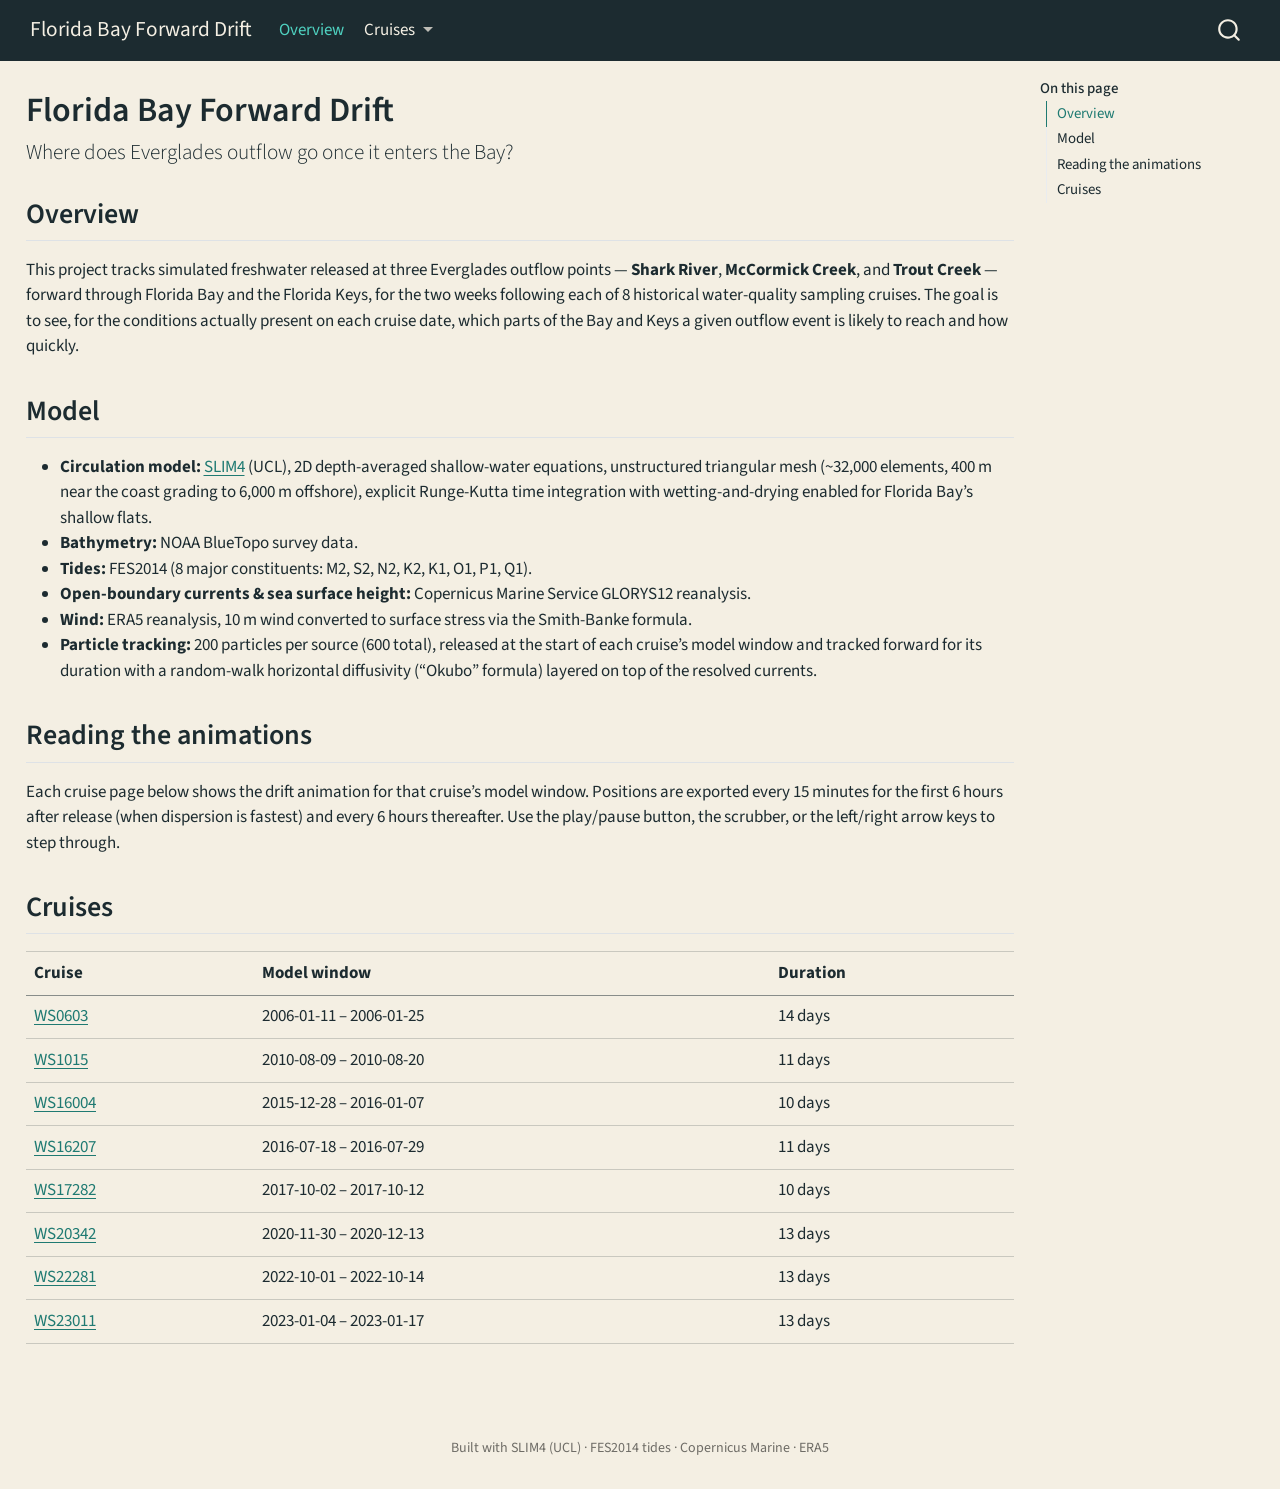
<file: index.html>
<!DOCTYPE html>
<html xmlns="http://www.w3.org/1999/xhtml" lang="en" xml:lang="en"><head>

<meta charset="utf-8">
<meta name="generator" content="quarto-1.8.27">

<meta name="viewport" content="width=device-width, initial-scale=1.0, user-scalable=yes">


<title>Florida Bay Forward Drift</title>
<style>
code{white-space: pre-wrap;}
span.smallcaps{font-variant: small-caps;}
div.columns{display: flex; gap: min(4vw, 1.5em);}
div.column{flex: auto; overflow-x: auto;}
div.hanging-indent{margin-left: 1.5em; text-indent: -1.5em;}
ul.task-list{list-style: none;}
ul.task-list li input[type="checkbox"] {
  width: 0.8em;
  margin: 0 0.8em 0.2em -1em; /* quarto-specific, see https://github.com/quarto-dev/quarto-cli/issues/4556 */ 
  vertical-align: middle;
}
</style>


<script src="site_libs/quarto-nav/quarto-nav.js"></script>
<script src="site_libs/quarto-nav/headroom.min.js"></script>
<script src="site_libs/clipboard/clipboard.min.js"></script>
<script src="site_libs/quarto-search/autocomplete.umd.js"></script>
<script src="site_libs/quarto-search/fuse.min.js"></script>
<script src="site_libs/quarto-search/quarto-search.js"></script>
<meta name="quarto:offset" content="./">
<script src="site_libs/quarto-html/quarto.js" type="module"></script>
<script src="site_libs/quarto-html/tabsets/tabsets.js" type="module"></script>
<script src="site_libs/quarto-html/axe/axe-check.js" type="module"></script>
<script src="site_libs/quarto-html/popper.min.js"></script>
<script src="site_libs/quarto-html/tippy.umd.min.js"></script>
<script src="site_libs/quarto-html/anchor.min.js"></script>
<link href="site_libs/quarto-html/tippy.css" rel="stylesheet">
<link href="site_libs/quarto-html/quarto-syntax-highlighting-ed96de9b727972fe78a7b5d16c58bf87.css" rel="stylesheet" id="quarto-text-highlighting-styles">
<script src="site_libs/bootstrap/bootstrap.min.js"></script>
<link href="site_libs/bootstrap/bootstrap-icons.css" rel="stylesheet">
<link href="site_libs/bootstrap/bootstrap-9685d26c656e3809fe563c47da27ffe6.min.css" rel="stylesheet" append-hash="true" id="quarto-bootstrap" data-mode="light">
<script id="quarto-search-options" type="application/json">{
  "location": "navbar",
  "copy-button": false,
  "collapse-after": 3,
  "panel-placement": "end",
  "type": "overlay",
  "limit": 50,
  "keyboard-shortcut": [
    "f",
    "/",
    "s"
  ],
  "show-item-context": false,
  "language": {
    "search-no-results-text": "No results",
    "search-matching-documents-text": "matching documents",
    "search-copy-link-title": "Copy link to search",
    "search-hide-matches-text": "Hide additional matches",
    "search-more-match-text": "more match in this document",
    "search-more-matches-text": "more matches in this document",
    "search-clear-button-title": "Clear",
    "search-text-placeholder": "",
    "search-detached-cancel-button-title": "Cancel",
    "search-submit-button-title": "Submit",
    "search-label": "Search"
  }
}</script>


</head>

<body class="nav-fixed quarto-light">

<div id="quarto-search-results"></div>
  <header id="quarto-header" class="headroom fixed-top">
    <nav class="navbar navbar-expand-lg " data-bs-theme="dark">
      <div class="navbar-container container-fluid">
      <div class="navbar-brand-container mx-auto">
    <a class="navbar-brand" href="./index.html">
    <span class="navbar-title">Florida Bay Forward Drift</span>
    </a>
  </div>
            <div id="quarto-search" class="" title="Search"></div>
          <button class="navbar-toggler" type="button" data-bs-toggle="collapse" data-bs-target="#navbarCollapse" aria-controls="navbarCollapse" role="menu" aria-expanded="false" aria-label="Toggle navigation" onclick="if (window.quartoToggleHeadroom) { window.quartoToggleHeadroom(); }">
  <span class="navbar-toggler-icon"></span>
</button>
          <div class="collapse navbar-collapse" id="navbarCollapse">
            <ul class="navbar-nav navbar-nav-scroll me-auto">
  <li class="nav-item">
    <a class="nav-link active" href="./index.html" aria-current="page"> 
<span class="menu-text">Overview</span></a>
  </li>  
  <li class="nav-item dropdown ">
    <a class="nav-link dropdown-toggle" href="#" id="nav-menu-cruises" role="link" data-bs-toggle="dropdown" aria-expanded="false">
 <span class="menu-text">Cruises</span>
    </a>
    <ul class="dropdown-menu" aria-labelledby="nav-menu-cruises">    
        <li>
    <a class="dropdown-item" href="./cruises/WS0603.html">
 <span class="dropdown-text">Cruise WS0603</span></a>
  </li>  
        <li>
    <a class="dropdown-item" href="./cruises/WS1015.html">
 <span class="dropdown-text">Cruise WS1015</span></a>
  </li>  
        <li>
    <a class="dropdown-item" href="./cruises/WS16004.html">
 <span class="dropdown-text">Cruise WS16004</span></a>
  </li>  
        <li>
    <a class="dropdown-item" href="./cruises/WS16207.html">
 <span class="dropdown-text">Cruise WS16207</span></a>
  </li>  
        <li>
    <a class="dropdown-item" href="./cruises/WS17282.html">
 <span class="dropdown-text">Cruise WS17282</span></a>
  </li>  
        <li>
    <a class="dropdown-item" href="./cruises/WS20342.html">
 <span class="dropdown-text">Cruise WS20342</span></a>
  </li>  
        <li>
    <a class="dropdown-item" href="./cruises/WS22281.html">
 <span class="dropdown-text">Cruise WS22281</span></a>
  </li>  
        <li>
    <a class="dropdown-item" href="./cruises/WS23011.html">
 <span class="dropdown-text">Cruise WS23011</span></a>
  </li>  
    </ul>
  </li>
</ul>
          </div> <!-- /navcollapse -->
            <div class="quarto-navbar-tools">
</div>
      </div> <!-- /container-fluid -->
    </nav>
</header>
<!-- content -->
<div id="quarto-content" class="quarto-container page-columns page-rows-contents page-layout-full page-navbar">
<!-- sidebar -->
<!-- margin-sidebar -->
    <div id="quarto-margin-sidebar" class="sidebar margin-sidebar">
        <nav id="TOC" role="doc-toc" class="toc-active">
    <h2 id="toc-title">On this page</h2>
   
  <ul>
  <li><a href="#overview" id="toc-overview" class="nav-link active" data-scroll-target="#overview">Overview</a></li>
  <li><a href="#model" id="toc-model" class="nav-link" data-scroll-target="#model">Model</a></li>
  <li><a href="#reading-the-animations" id="toc-reading-the-animations" class="nav-link" data-scroll-target="#reading-the-animations">Reading the animations</a></li>
  <li><a href="#cruises" id="toc-cruises" class="nav-link" data-scroll-target="#cruises">Cruises</a></li>
  </ul>
</nav>
    </div>
<!-- main -->
<main class="content column-page-left" id="quarto-document-content">

<header id="title-block-header" class="quarto-title-block default">
<div class="quarto-title">
<h1 class="title">Florida Bay Forward Drift</h1>
<p class="subtitle lead">Where does Everglades outflow go once it enters the Bay?</p>
</div>



<div class="quarto-title-meta column-page-left">

    
  
    
  </div>
  


</header>


<section id="overview" class="level2">
<h2 class="anchored" data-anchor-id="overview">Overview</h2>
<p>This project tracks simulated freshwater released at three Everglades outflow points — <strong>Shark River</strong>, <strong>McCormick Creek</strong>, and <strong>Trout Creek</strong> — forward through Florida Bay and the Florida Keys, for the two weeks following each of 8 historical water-quality sampling cruises. The goal is to see, for the conditions actually present on each cruise date, which parts of the Bay and Keys a given outflow event is likely to reach and how quickly.</p>
</section>
<section id="model" class="level2">
<h2 class="anchored" data-anchor-id="model">Model</h2>
<ul>
<li><strong>Circulation model:</strong> <a href="https://git.immc.ucl.ac.be/slim/slim4">SLIM4</a> (UCL), 2D depth-averaged shallow-water equations, unstructured triangular mesh (~32,000 elements, 400 m near the coast grading to 6,000 m offshore), explicit Runge-Kutta time integration with wetting-and-drying enabled for Florida Bay’s shallow flats.</li>
<li><strong>Bathymetry:</strong> NOAA BlueTopo survey data.</li>
<li><strong>Tides:</strong> FES2014 (8 major constituents: M2, S2, N2, K2, K1, O1, P1, Q1).</li>
<li><strong>Open-boundary currents &amp; sea surface height:</strong> Copernicus Marine Service GLORYS12 reanalysis.</li>
<li><strong>Wind:</strong> ERA5 reanalysis, 10 m wind converted to surface stress via the Smith-Banke formula.</li>
<li><strong>Particle tracking:</strong> 200 particles per source (600 total), released at the start of each cruise’s model window and tracked forward for its duration with a random-walk horizontal diffusivity (“Okubo” formula) layered on top of the resolved currents.</li>
</ul>
</section>
<section id="reading-the-animations" class="level2">
<h2 class="anchored" data-anchor-id="reading-the-animations">Reading the animations</h2>
<p>Each cruise page below shows the drift animation for that cruise’s model window. Positions are exported every 15 minutes for the first 6 hours after release (when dispersion is fastest) and every 6 hours thereafter. Use the play/pause button, the scrubber, or the left/right arrow keys to step through.</p>
</section>
<section id="cruises" class="level2">
<h2 class="anchored" data-anchor-id="cruises">Cruises</h2>
<table class="caption-top table">
<thead>
<tr class="header">
<th>Cruise</th>
<th>Model window</th>
<th>Duration</th>
</tr>
</thead>
<tbody>
<tr class="odd">
<td><a href="./cruises/WS0603.html">WS0603</a></td>
<td>2006-01-11 – 2006-01-25</td>
<td>14 days</td>
</tr>
<tr class="even">
<td><a href="./cruises/WS1015.html">WS1015</a></td>
<td>2010-08-09 – 2010-08-20</td>
<td>11 days</td>
</tr>
<tr class="odd">
<td><a href="./cruises/WS16004.html">WS16004</a></td>
<td>2015-12-28 – 2016-01-07</td>
<td>10 days</td>
</tr>
<tr class="even">
<td><a href="./cruises/WS16207.html">WS16207</a></td>
<td>2016-07-18 – 2016-07-29</td>
<td>11 days</td>
</tr>
<tr class="odd">
<td><a href="./cruises/WS17282.html">WS17282</a></td>
<td>2017-10-02 – 2017-10-12</td>
<td>10 days</td>
</tr>
<tr class="even">
<td><a href="./cruises/WS20342.html">WS20342</a></td>
<td>2020-11-30 – 2020-12-13</td>
<td>13 days</td>
</tr>
<tr class="odd">
<td><a href="./cruises/WS22281.html">WS22281</a></td>
<td>2022-10-01 – 2022-10-14</td>
<td>13 days</td>
</tr>
<tr class="even">
<td><a href="./cruises/WS23011.html">WS23011</a></td>
<td>2023-01-04 – 2023-01-17</td>
<td>13 days</td>
</tr>
</tbody>
</table>


</section>

</main> <!-- /main -->
<script id="quarto-html-after-body" type="application/javascript">
  window.document.addEventListener("DOMContentLoaded", function (event) {
    const icon = "";
    const anchorJS = new window.AnchorJS();
    anchorJS.options = {
      placement: 'right',
      icon: icon
    };
    anchorJS.add('.anchored');
    const isCodeAnnotation = (el) => {
      for (const clz of el.classList) {
        if (clz.startsWith('code-annotation-')) {                     
          return true;
        }
      }
      return false;
    }
    const onCopySuccess = function(e) {
      // button target
      const button = e.trigger;
      // don't keep focus
      button.blur();
      // flash "checked"
      button.classList.add('code-copy-button-checked');
      var currentTitle = button.getAttribute("title");
      button.setAttribute("title", "Copied!");
      let tooltip;
      if (window.bootstrap) {
        button.setAttribute("data-bs-toggle", "tooltip");
        button.setAttribute("data-bs-placement", "left");
        button.setAttribute("data-bs-title", "Copied!");
        tooltip = new bootstrap.Tooltip(button, 
          { trigger: "manual", 
            customClass: "code-copy-button-tooltip",
            offset: [0, -8]});
        tooltip.show();    
      }
      setTimeout(function() {
        if (tooltip) {
          tooltip.hide();
          button.removeAttribute("data-bs-title");
          button.removeAttribute("data-bs-toggle");
          button.removeAttribute("data-bs-placement");
        }
        button.setAttribute("title", currentTitle);
        button.classList.remove('code-copy-button-checked');
      }, 1000);
      // clear code selection
      e.clearSelection();
    }
    const getTextToCopy = function(trigger) {
      const outerScaffold = trigger.parentElement.cloneNode(true);
      const codeEl = outerScaffold.querySelector('code');
      for (const childEl of codeEl.children) {
        if (isCodeAnnotation(childEl)) {
          childEl.remove();
        }
      }
      return codeEl.innerText;
    }
    const clipboard = new window.ClipboardJS('.code-copy-button:not([data-in-quarto-modal])', {
      text: getTextToCopy
    });
    clipboard.on('success', onCopySuccess);
    if (window.document.getElementById('quarto-embedded-source-code-modal')) {
      const clipboardModal = new window.ClipboardJS('.code-copy-button[data-in-quarto-modal]', {
        text: getTextToCopy,
        container: window.document.getElementById('quarto-embedded-source-code-modal')
      });
      clipboardModal.on('success', onCopySuccess);
    }
      var localhostRegex = new RegExp(/^(?:http|https):\/\/localhost\:?[0-9]*\//);
      var mailtoRegex = new RegExp(/^mailto:/);
        var filterRegex = new RegExp("https:\/\/7yl4r\.github\.io\/fl-bay-flow\/");
      var isInternal = (href) => {
          return filterRegex.test(href) || localhostRegex.test(href) || mailtoRegex.test(href);
      }
      // Inspect non-navigation links and adorn them if external
     var links = window.document.querySelectorAll('a[href]:not(.nav-link):not(.navbar-brand):not(.toc-action):not(.sidebar-link):not(.sidebar-item-toggle):not(.pagination-link):not(.no-external):not([aria-hidden]):not(.dropdown-item):not(.quarto-navigation-tool):not(.about-link)');
      for (var i=0; i<links.length; i++) {
        const link = links[i];
        if (!isInternal(link.href)) {
          // undo the damage that might have been done by quarto-nav.js in the case of
          // links that we want to consider external
          if (link.dataset.originalHref !== undefined) {
            link.href = link.dataset.originalHref;
          }
        }
      }
    function tippyHover(el, contentFn, onTriggerFn, onUntriggerFn) {
      const config = {
        allowHTML: true,
        maxWidth: 500,
        delay: 100,
        arrow: false,
        appendTo: function(el) {
            return el.parentElement;
        },
        interactive: true,
        interactiveBorder: 10,
        theme: 'quarto',
        placement: 'bottom-start',
      };
      if (contentFn) {
        config.content = contentFn;
      }
      if (onTriggerFn) {
        config.onTrigger = onTriggerFn;
      }
      if (onUntriggerFn) {
        config.onUntrigger = onUntriggerFn;
      }
      window.tippy(el, config); 
    }
    const noterefs = window.document.querySelectorAll('a[role="doc-noteref"]');
    for (var i=0; i<noterefs.length; i++) {
      const ref = noterefs[i];
      tippyHover(ref, function() {
        // use id or data attribute instead here
        let href = ref.getAttribute('data-footnote-href') || ref.getAttribute('href');
        try { href = new URL(href).hash; } catch {}
        const id = href.replace(/^#\/?/, "");
        const note = window.document.getElementById(id);
        if (note) {
          return note.innerHTML;
        } else {
          return "";
        }
      });
    }
    const xrefs = window.document.querySelectorAll('a.quarto-xref');
    const processXRef = (id, note) => {
      // Strip column container classes
      const stripColumnClz = (el) => {
        el.classList.remove("page-full", "page-columns");
        if (el.children) {
          for (const child of el.children) {
            stripColumnClz(child);
          }
        }
      }
      stripColumnClz(note)
      if (id === null || id.startsWith('sec-')) {
        // Special case sections, only their first couple elements
        const container = document.createElement("div");
        if (note.children && note.children.length > 2) {
          container.appendChild(note.children[0].cloneNode(true));
          for (let i = 1; i < note.children.length; i++) {
            const child = note.children[i];
            if (child.tagName === "P" && child.innerText === "") {
              continue;
            } else {
              container.appendChild(child.cloneNode(true));
              break;
            }
          }
          if (window.Quarto?.typesetMath) {
            window.Quarto.typesetMath(container);
          }
          return container.innerHTML
        } else {
          if (window.Quarto?.typesetMath) {
            window.Quarto.typesetMath(note);
          }
          return note.innerHTML;
        }
      } else {
        // Remove any anchor links if they are present
        const anchorLink = note.querySelector('a.anchorjs-link');
        if (anchorLink) {
          anchorLink.remove();
        }
        if (window.Quarto?.typesetMath) {
          window.Quarto.typesetMath(note);
        }
        if (note.classList.contains("callout")) {
          return note.outerHTML;
        } else {
          return note.innerHTML;
        }
      }
    }
    for (var i=0; i<xrefs.length; i++) {
      const xref = xrefs[i];
      tippyHover(xref, undefined, function(instance) {
        instance.disable();
        let url = xref.getAttribute('href');
        let hash = undefined; 
        if (url.startsWith('#')) {
          hash = url;
        } else {
          try { hash = new URL(url).hash; } catch {}
        }
        if (hash) {
          const id = hash.replace(/^#\/?/, "");
          const note = window.document.getElementById(id);
          if (note !== null) {
            try {
              const html = processXRef(id, note.cloneNode(true));
              instance.setContent(html);
            } finally {
              instance.enable();
              instance.show();
            }
          } else {
            // See if we can fetch this
            fetch(url.split('#')[0])
            .then(res => res.text())
            .then(html => {
              const parser = new DOMParser();
              const htmlDoc = parser.parseFromString(html, "text/html");
              const note = htmlDoc.getElementById(id);
              if (note !== null) {
                const html = processXRef(id, note);
                instance.setContent(html);
              } 
            }).finally(() => {
              instance.enable();
              instance.show();
            });
          }
        } else {
          // See if we can fetch a full url (with no hash to target)
          // This is a special case and we should probably do some content thinning / targeting
          fetch(url)
          .then(res => res.text())
          .then(html => {
            const parser = new DOMParser();
            const htmlDoc = parser.parseFromString(html, "text/html");
            const note = htmlDoc.querySelector('main.content');
            if (note !== null) {
              // This should only happen for chapter cross references
              // (since there is no id in the URL)
              // remove the first header
              if (note.children.length > 0 && note.children[0].tagName === "HEADER") {
                note.children[0].remove();
              }
              const html = processXRef(null, note);
              instance.setContent(html);
            } 
          }).finally(() => {
            instance.enable();
            instance.show();
          });
        }
      }, function(instance) {
      });
    }
        let selectedAnnoteEl;
        const selectorForAnnotation = ( cell, annotation) => {
          let cellAttr = 'data-code-cell="' + cell + '"';
          let lineAttr = 'data-code-annotation="' +  annotation + '"';
          const selector = 'span[' + cellAttr + '][' + lineAttr + ']';
          return selector;
        }
        const selectCodeLines = (annoteEl) => {
          const doc = window.document;
          const targetCell = annoteEl.getAttribute("data-target-cell");
          const targetAnnotation = annoteEl.getAttribute("data-target-annotation");
          const annoteSpan = window.document.querySelector(selectorForAnnotation(targetCell, targetAnnotation));
          const lines = annoteSpan.getAttribute("data-code-lines").split(",");
          const lineIds = lines.map((line) => {
            return targetCell + "-" + line;
          })
          let top = null;
          let height = null;
          let parent = null;
          if (lineIds.length > 0) {
              //compute the position of the single el (top and bottom and make a div)
              const el = window.document.getElementById(lineIds[0]);
              top = el.offsetTop;
              height = el.offsetHeight;
              parent = el.parentElement.parentElement;
            if (lineIds.length > 1) {
              const lastEl = window.document.getElementById(lineIds[lineIds.length - 1]);
              const bottom = lastEl.offsetTop + lastEl.offsetHeight;
              height = bottom - top;
            }
            if (top !== null && height !== null && parent !== null) {
              // cook up a div (if necessary) and position it 
              let div = window.document.getElementById("code-annotation-line-highlight");
              if (div === null) {
                div = window.document.createElement("div");
                div.setAttribute("id", "code-annotation-line-highlight");
                div.style.position = 'absolute';
                parent.appendChild(div);
              }
              div.style.top = top - 2 + "px";
              div.style.height = height + 4 + "px";
              div.style.left = 0;
              let gutterDiv = window.document.getElementById("code-annotation-line-highlight-gutter");
              if (gutterDiv === null) {
                gutterDiv = window.document.createElement("div");
                gutterDiv.setAttribute("id", "code-annotation-line-highlight-gutter");
                gutterDiv.style.position = 'absolute';
                const codeCell = window.document.getElementById(targetCell);
                const gutter = codeCell.querySelector('.code-annotation-gutter');
                gutter.appendChild(gutterDiv);
              }
              gutterDiv.style.top = top - 2 + "px";
              gutterDiv.style.height = height + 4 + "px";
            }
            selectedAnnoteEl = annoteEl;
          }
        };
        const unselectCodeLines = () => {
          const elementsIds = ["code-annotation-line-highlight", "code-annotation-line-highlight-gutter"];
          elementsIds.forEach((elId) => {
            const div = window.document.getElementById(elId);
            if (div) {
              div.remove();
            }
          });
          selectedAnnoteEl = undefined;
        };
          // Handle positioning of the toggle
      window.addEventListener(
        "resize",
        throttle(() => {
          elRect = undefined;
          if (selectedAnnoteEl) {
            selectCodeLines(selectedAnnoteEl);
          }
        }, 10)
      );
      function throttle(fn, ms) {
      let throttle = false;
      let timer;
        return (...args) => {
          if(!throttle) { // first call gets through
              fn.apply(this, args);
              throttle = true;
          } else { // all the others get throttled
              if(timer) clearTimeout(timer); // cancel #2
              timer = setTimeout(() => {
                fn.apply(this, args);
                timer = throttle = false;
              }, ms);
          }
        };
      }
        // Attach click handler to the DT
        const annoteDls = window.document.querySelectorAll('dt[data-target-cell]');
        for (const annoteDlNode of annoteDls) {
          annoteDlNode.addEventListener('click', (event) => {
            const clickedEl = event.target;
            if (clickedEl !== selectedAnnoteEl) {
              unselectCodeLines();
              const activeEl = window.document.querySelector('dt[data-target-cell].code-annotation-active');
              if (activeEl) {
                activeEl.classList.remove('code-annotation-active');
              }
              selectCodeLines(clickedEl);
              clickedEl.classList.add('code-annotation-active');
            } else {
              // Unselect the line
              unselectCodeLines();
              clickedEl.classList.remove('code-annotation-active');
            }
          });
        }
    const findCites = (el) => {
      const parentEl = el.parentElement;
      if (parentEl) {
        const cites = parentEl.dataset.cites;
        if (cites) {
          return {
            el,
            cites: cites.split(' ')
          };
        } else {
          return findCites(el.parentElement)
        }
      } else {
        return undefined;
      }
    };
    var bibliorefs = window.document.querySelectorAll('a[role="doc-biblioref"]');
    for (var i=0; i<bibliorefs.length; i++) {
      const ref = bibliorefs[i];
      const citeInfo = findCites(ref);
      if (citeInfo) {
        tippyHover(citeInfo.el, function() {
          var popup = window.document.createElement('div');
          citeInfo.cites.forEach(function(cite) {
            var citeDiv = window.document.createElement('div');
            citeDiv.classList.add('hanging-indent');
            citeDiv.classList.add('csl-entry');
            var biblioDiv = window.document.getElementById('ref-' + cite);
            if (biblioDiv) {
              citeDiv.innerHTML = biblioDiv.innerHTML;
            }
            popup.appendChild(citeDiv);
          });
          return popup.innerHTML;
        });
      }
    }
  });
  </script>
</div> <!-- /content -->
<footer class="footer">
  <div class="nav-footer">
    <div class="nav-footer-left">
      &nbsp;
    </div>   
    <div class="nav-footer-center">
<p>Built with SLIM4 (UCL) · FES2014 tides · Copernicus Marine · ERA5</p>
</div>
    <div class="nav-footer-right">
      &nbsp;
    </div>
  </div>
</footer>




</body></html>
</file>
<file: site_libs/quarto-html/tippy.css>
.tippy-box[data-animation=fade][data-state=hidden]{opacity:0}[data-tippy-root]{max-width:calc(100vw - 10px)}.tippy-box{position:relative;background-color:#333;color:#fff;border-radius:4px;font-size:14px;line-height:1.4;white-space:normal;outline:0;transition-property:transform,visibility,opacity}.tippy-box[data-placement^=top]>.tippy-arrow{bottom:0}.tippy-box[data-placement^=top]>.tippy-arrow:before{bottom:-7px;left:0;border-width:8px 8px 0;border-top-color:initial;transform-origin:center top}.tippy-box[data-placement^=bottom]>.tippy-arrow{top:0}.tippy-box[data-placement^=bottom]>.tippy-arrow:before{top:-7px;left:0;border-width:0 8px 8px;border-bottom-color:initial;transform-origin:center bottom}.tippy-box[data-placement^=left]>.tippy-arrow{right:0}.tippy-box[data-placement^=left]>.tippy-arrow:before{border-width:8px 0 8px 8px;border-left-color:initial;right:-7px;transform-origin:center left}.tippy-box[data-placement^=right]>.tippy-arrow{left:0}.tippy-box[data-placement^=right]>.tippy-arrow:before{left:-7px;border-width:8px 8px 8px 0;border-right-color:initial;transform-origin:center right}.tippy-box[data-inertia][data-state=visible]{transition-timing-function:cubic-bezier(.54,1.5,.38,1.11)}.tippy-arrow{width:16px;height:16px;color:#333}.tippy-arrow:before{content:"";position:absolute;border-color:transparent;border-style:solid}.tippy-content{position:relative;padding:5px 9px;z-index:1}
</file>
<file: site_libs/quarto-html/quarto-syntax-highlighting-ed96de9b727972fe78a7b5d16c58bf87.css>
/* quarto syntax highlight colors */
:root {
  --quarto-hl-ot-color: #003B4F;
  --quarto-hl-at-color: #657422;
  --quarto-hl-ss-color: #20794D;
  --quarto-hl-an-color: #5E5E5E;
  --quarto-hl-fu-color: #4758AB;
  --quarto-hl-st-color: #20794D;
  --quarto-hl-cf-color: #003B4F;
  --quarto-hl-op-color: #5E5E5E;
  --quarto-hl-er-color: #AD0000;
  --quarto-hl-bn-color: #AD0000;
  --quarto-hl-al-color: #AD0000;
  --quarto-hl-va-color: #111111;
  --quarto-hl-bu-color: inherit;
  --quarto-hl-ex-color: inherit;
  --quarto-hl-pp-color: #AD0000;
  --quarto-hl-in-color: #5E5E5E;
  --quarto-hl-vs-color: #20794D;
  --quarto-hl-wa-color: #5E5E5E;
  --quarto-hl-do-color: #5E5E5E;
  --quarto-hl-im-color: #00769E;
  --quarto-hl-ch-color: #20794D;
  --quarto-hl-dt-color: #AD0000;
  --quarto-hl-fl-color: #AD0000;
  --quarto-hl-co-color: #5E5E5E;
  --quarto-hl-cv-color: #5E5E5E;
  --quarto-hl-cn-color: #8f5902;
  --quarto-hl-sc-color: #5E5E5E;
  --quarto-hl-dv-color: #AD0000;
  --quarto-hl-kw-color: #003B4F;
}

/* other quarto variables */
:root {
  --quarto-font-monospace: SFMono-Regular, Menlo, Monaco, Consolas, "Liberation Mono", "Courier New", monospace;
}

/* syntax highlight based on Pandoc's rules */
pre > code.sourceCode > span {
  color: #003B4F;
}

code.sourceCode > span {
  color: #003B4F;
}

div.sourceCode,
div.sourceCode pre.sourceCode {
  color: #003B4F;
}

/* Normal */
code span {
  color: #003B4F;
}

/* Alert */
code span.al {
  color: #AD0000;
  font-style: inherit;
}

/* Annotation */
code span.an {
  color: #5E5E5E;
  font-style: inherit;
}

/* Attribute */
code span.at {
  color: #657422;
  font-style: inherit;
}

/* BaseN */
code span.bn {
  color: #AD0000;
  font-style: inherit;
}

/* BuiltIn */
code span.bu {
  font-style: inherit;
}

/* ControlFlow */
code span.cf {
  color: #003B4F;
  font-weight: bold;
  font-style: inherit;
}

/* Char */
code span.ch {
  color: #20794D;
  font-style: inherit;
}

/* Constant */
code span.cn {
  color: #8f5902;
  font-style: inherit;
}

/* Comment */
code span.co {
  color: #5E5E5E;
  font-style: inherit;
}

/* CommentVar */
code span.cv {
  color: #5E5E5E;
  font-style: italic;
}

/* Documentation */
code span.do {
  color: #5E5E5E;
  font-style: italic;
}

/* DataType */
code span.dt {
  color: #AD0000;
  font-style: inherit;
}

/* DecVal */
code span.dv {
  color: #AD0000;
  font-style: inherit;
}

/* Error */
code span.er {
  color: #AD0000;
  font-style: inherit;
}

/* Extension */
code span.ex {
  font-style: inherit;
}

/* Float */
code span.fl {
  color: #AD0000;
  font-style: inherit;
}

/* Function */
code span.fu {
  color: #4758AB;
  font-style: inherit;
}

/* Import */
code span.im {
  color: #00769E;
  font-style: inherit;
}

/* Information */
code span.in {
  color: #5E5E5E;
  font-style: inherit;
}

/* Keyword */
code span.kw {
  color: #003B4F;
  font-weight: bold;
  font-style: inherit;
}

/* Operator */
code span.op {
  color: #5E5E5E;
  font-style: inherit;
}

/* Other */
code span.ot {
  color: #003B4F;
  font-style: inherit;
}

/* Preprocessor */
code span.pp {
  color: #AD0000;
  font-style: inherit;
}

/* SpecialChar */
code span.sc {
  color: #5E5E5E;
  font-style: inherit;
}

/* SpecialString */
code span.ss {
  color: #20794D;
  font-style: inherit;
}

/* String */
code span.st {
  color: #20794D;
  font-style: inherit;
}

/* Variable */
code span.va {
  color: #111111;
  font-style: inherit;
}

/* VerbatimString */
code span.vs {
  color: #20794D;
  font-style: inherit;
}

/* Warning */
code span.wa {
  color: #5E5E5E;
  font-style: italic;
}

.prevent-inlining {
  content: "</";
}

/*# sourceMappingURL=0920dd6d7437995b8cdf7429764427b1.css.map */
</file>
